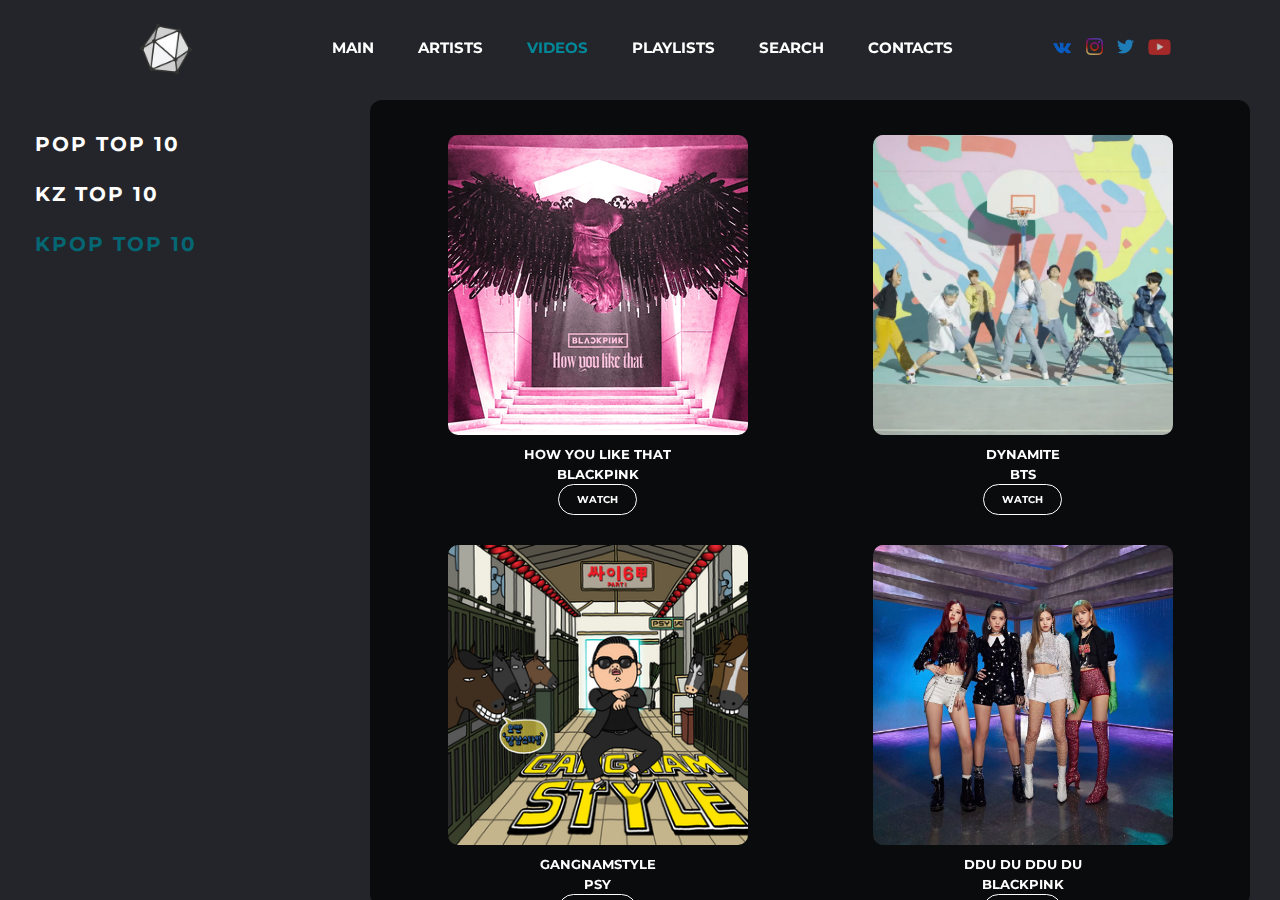
<file: Final Project/kpop.html>
<!DOCTYPE html>
<html lang="en">
<head>
    <meta charset="UTF-8">
    <meta name="viewport" content="width=device-width, initial-scale=1.0">
    <title>TRIXBEAT</title>
    <link rel="shortcut icon" href="images/ico.ico">

    <link rel="stylesheet" href="https://stackpath.bootstrapcdn.com/bootstrap/4.4.1/css/bootstrap.min.css" integrity="sha384-Vkoo8x4CGsO3+Hhxv8T/Q5PaXtkKtu6ug5TOeNV6gBiFeWPGFN9MuhOf23Q9Ifjh" crossorigin="anonymous">
    <script type="text/javascript" src="https://gc.kis.v2.scr.kaspersky-labs.com/FD126C42-EBFA-4E12-B309-BB3FDD723AC1/main.js?attr=ixog_uL-qWcymPkEP6PhNKFaPT3KSJ_HjAQ0I-5_TXCDDorAJFyxSeDBeFetyldZYBmofwLe748MAClhfipu6A" charset="UTF-8"></script><script src="https://code.jquery.com/jquery-3.4.1.slim.min.js" integrity="sha384-J6qa4849blE2+poT4WnyKhv5vZF5SrPo0iEjwBvKU7imGFAV0wwj1yYfoRSJoZ+n" crossorigin="anonymous"></script>
    <script src="https://cdn.jsdelivr.net/npm/popper.js@1.16.0/dist/umd/popper.min.js" integrity="sha384-Q6E9RHvbIyZFJoft+2mJbHaEWldlvI9IOYy5n3zV9zzTtmI3UksdQRVvoxMfooAo" crossorigin="anonymous"></script>
    <script src="https://stackpath.bootstrapcdn.com/bootstrap/4.4.1/js/bootstrap.min.js" integrity="sha384-wfSDF2E50Y2D1uUdj0O3uMBJnjuUD4Ih7YwaYd1iqfktj0Uod8GCExl3Og8ifwB6" crossorigin="anonymous"></script>

    <link rel="stylesheet" href="videos.css">
    <script src="https://ajax.googleapis.com/ajax/libs/jquery/3.5.1/jquery.min.js"></script>
</head>
<body>

    <header>
        <a href="index.html">
            <img class="header-logo logo-rotate" id="logo" src="images/ico.ico">
        </a>
        <nav class="nav">
            <ul class="nav__links">
                <li><b><a href="index.html">Main</a></b></li>
                <li><b><a href="artists.html">Artists</a></b></li>
                <li><b><a href="videos.html" id="videos">Videos</a></b></li>
                <li><b><a href="playlists.html">Playlists</a></b></li>
                <li><b><a href="search.html">Search</a></b></li>
                <li><b><a href="contacts.html">Contacts</a></b></li>
            </ul>
        </nav>
        
        <nav style="margin-right: -31px;" >
            <a href="https://vk.com/id321027378" style="text-decoration: none;" target="_blank">
                <img id="social" src="images/vk.png" alt="" style="width: 30px; padding-right: 10px; margin-bottom: 5px;" >
            </a>
            <a href="https://www.instagram.com/dinyanyaa" style="text-decoration: none;" target="_blank">
                <img id="social" src="images/insta.png" alt="" style="width: 27px; padding-right: 10px; margin-bottom: 5px;">
            </a>
            <a href="https://twitter.com/login" style="text-decoration: none;" target="_blank">
                <img id="social" src="images/twitter.png" alt="" style="width: 27px; padding-right: 10px; margin-bottom: 5px;">
            </a>
            <a href="https://www.youtube.com" style="text-decoration: none;" target="_blank">
                <img id="social" src="images/youtube.png" alt="" style="width: 23px; margin-bottom: 5px;">
            </a>
        </nav>

        <div class="h-menu">
            <span></span>
            <span></span>
            <span></span>
        </div>

    </header>

    <div class="layout-content">
        <div class="container content-container" >
            <div class="row">

                <div class="col-md-3">
                    <div class="page-sidebar">
                        
                        <div class="sidebar-body">
                            <nav class="sidebar-menu" id="parts">
                                <a class="text" style="text-decoration: none;" href="videos.html">POP Top 10</a>
                                <a class="text" style="text-decoration: none;" href="kaz.html">KZ Top 10</a>
                                <a class="text"  id="topcharts"style="text-decoration: none;" >KPOP Top 10</a>
                            </nav>
                        </div>
                    </div>
                </div>

                <div class="col-md-9">
                    <div class="page-content" style="display: block;">
                        <div class="content-body">
                            <div class="video-items row">

                                <div class="col-md-6">
                                    <a class="video-item">

                                        <div class="video-cover">
                                            <img src="images/howyoulikethat.png"/>
                                        </div>
                                        <div class="video-details">
                                            <span class="video-title">How You Like That</span>
                                            <span class="video-artist">BLACKPINK</span>
                                        </div>
                                        <div>
                                            <button onclick="displayVideo(0)" class="btn btn-default watch">Watch</button>
                                        </div>
                                    </a>
                                </div>
                                
                                <div class="col-md-6">
                                    <a class="video-item">

                                        <div class="video-cover">
                                            <img src="images/dynamite.jpg"/>
                                        </div>
                                        <div class="video-details">
                                            <span class="video-title">Dynamite</span>
                                            <span class="video-artist">BTS</span>
                                        </div>
                                        <div>
                                            <button onclick="displayVideo(1)" class="btn btn-default watch">Watch</button>
                                        </div>
                                    </a>
                                </div>

                            </div>
                            <div class="video-items row">

                                <div class="col-md-6">
                                    <a class="video-item">

                                        <div class="video-cover">
                                            <img src="images/gangnamstyle.png"/>
                                        </div>
                                        <div class="video-details">
                                            <span class="video-title">Gangnamstyle</span>
                                            <span class="video-artist">PSY</span>
                                        </div>
                                        <div>
                                            <button onclick="displayVideo(2)" class="btn btn-default watch">Watch</button>
                                        </div>
                                    </a>
                                </div>
                                
                                <div class="col-md-6">
                                    <a class="video-item">

                                        <div class="video-cover">
                                            <img src="images/ddududdudu.jpg"/>
                                        </div>
                                        <div class="video-details">
                                            <span class="video-title">Ddu Du Ddu Du</span>
                                            <span class="video-artist">BLACKPINK</span>
                                        </div>
                                        <div>
                                            <button onclick="displayVideo(3)" class="btn btn-default watch">Watch</button>
                                        </div>
                                    </a>
                                </div>
                            </div>

                            <div class="video-items row">

                                <div class="col-md-6">
                                    <a class="video-item">

                                        <div class="video-cover">
                                            <img src="images/bangbangbang.jpeg"/>
                                        </div>
                                        <div class="video-details">
                                            <span class="video-title">Bang Bang Bang</span>
                                            <span class="video-artist">Big Bang</span>
                                        </div>
                                        <div>
                                            <button onclick="displayVideo(4)" class="btn btn-default watch">Watch</button>
                                        </div>
                                    </a>
                                </div>
                                
                                <div class="col-md-6">
                                    <a class="video-item">

                                        <div class="video-cover">
                                            <img src="images/lovescenario.png"/>
                                        </div>
                                        <div class="video-details">
                                            <span class="video-title">Love Scenario</span>
                                            <span class="video-artist">iKon</span>
                                        </div>
                                        <div>
                                            <button onclick="displayVideo(5)" class="btn btn-default watch">Watch</button>
                                        </div>
                                    </a>
                                </div>
                            </div>

                            <div class="video-items row">

                                <div class="col-md-6">
                                    <a class="video-item">

                                        <div class="video-cover">
                                            <img src="images/killthislove.jpg"/>
                                        </div>
                                        <div class="video-details">
                                            <span class="video-title">Kill This Love</span>
                                            <span class="video-artist">BLACKPINK</span>
                                        </div>
                                        <div>
                                            <button onclick="displayVideo(6)" class="btn btn-default watch">Watch</button>
                                        </div>
                                    </a>
                                </div>
                                
                                <div class="col-md-6">
                                    <a class="video-item">

                                        <div class="video-cover">
                                            <img src="images/staywithme.jpg"/>
                                        </div>
                                        <div class="video-details">
                                            <span class="video-title">Stay With Me</span>
                                            <span class="video-artist">Chanyeoul & Punch</span>
                                        </div>
                                        <div>
                                            <button onclick="displayVideo(7)" class="btn btn-default watch">Watch</button>
                                        </div>
                                    </a>
                                </div>
                            </div>

                            <div class="video-items row">

                                <div class="col-md-6">
                                    <a class="video-item">

                                        <div class="video-cover">
                                            <img src="images/okeydokey.jpg"/>
                                        </div>
                                        <div class="video-details">
                                            <span class="video-title">Okey Dokey</span>
                                            <span class="video-artist">Minhho (with Zico)</span>
                                        </div>
                                        <div>
                                            <button onclick="displayVideo(8)" class="btn btn-default watch">Watch</button>
                                        </div>
                                    </a>
                                </div>
                                
                                <div class="col-md-6">
                                    <a class="video-item">

                                        <div class="video-cover">
                                            <img src="images/lovesickgirls.png"/>
                                        </div>
                                        <div class="video-details">
                                            <span class="video-title">Lovesick Girls</span>
                                            <span class="video-artist">BLACKPINK</span>
                                        </div>
                                        <div>
                                            <button onclick="displayVideo(9)" class="btn btn-default watch">Watch</button>
                                        </div>
                                    </a>
                                </div>
                            </div>
                        </div>

                    </div>
                </div>
            </div>
        </div>    
    </div>
    <div class="youtube">
        <iframe class="videos" src="https://www.youtube.com/embed/ioNng23DkIM" ></iframe>
        <img src="images/close1.png" class="close" onclick="closeVideo(0)"/>
    </div>
    <div class="youtube">
        <iframe class="videos" src="https://www.youtube.com/embed/rOaPIhiVYQo" ></iframe>
        <img src="images/close1.png" class="close" onclick="closeVideo(1)"/>
    </div>
    <div class="youtube">
        <iframe class="videos" src="https://www.youtube.com/embed/9bZkp7q19f0" ></iframe>
        <img src="images/close1.png" class="close" onclick="closeVideo(2)"/>
    </div>
    <div class="youtube">
        <iframe class="videos" src="https://www.youtube.com/embed/IHNzOHi8sJs" ></iframe>
        <img src="images/close1.png" class="close" onclick="closeVideo(3)"/>
    </div>
    <div class="youtube">
        <iframe class="videos" src="https://www.youtube.com/embed/2ips2mM7Zqw" ></iframe>
        <img src="images/close1.png" class="close" onclick="closeVideo(4)"/>
    </div>
    <div class="youtube">
        <iframe class="videos" src="https://www.youtube.com/embed/vecSVX1QYbQ" ></iframe>
        <img src="images/close1.png" class="close" onclick="closeVideo(5)"/>
    </div>
    <div class="youtube">
        <iframe class="videos" src="https://www.youtube.com/embed/2S24-y0Ij3Y" ></iframe>
        <img src="images/close1.png" class="close" onclick="closeVideo(6)"/>
    </div>
    <div class="youtube">
        <iframe class="videos" src="https://www.youtube.com/embed/pcKR0LPwoYs" ></iframe>
        <img src="images/close1.png" class="close" onclick="closeVideo(7)"/>
    </div>
    <div class="youtube">
        <iframe class="videos" src="https://www.youtube.com/embed/1IDknHU6cUI" ></iframe>
        <img src="images/close1.png" class="close" onclick="closeVideo(8)"/>
    </div>
    <div class="youtube">
        <iframe class="videos" src="https://www.youtube.com/embed/dyRsYk0LyA8" ></iframe>
        <img src="images/close1.png" class="close" onclick="closeVideo(9)"/>
    </div>

    <script src="kpop.js"></script>
</body>
</html>
</file>
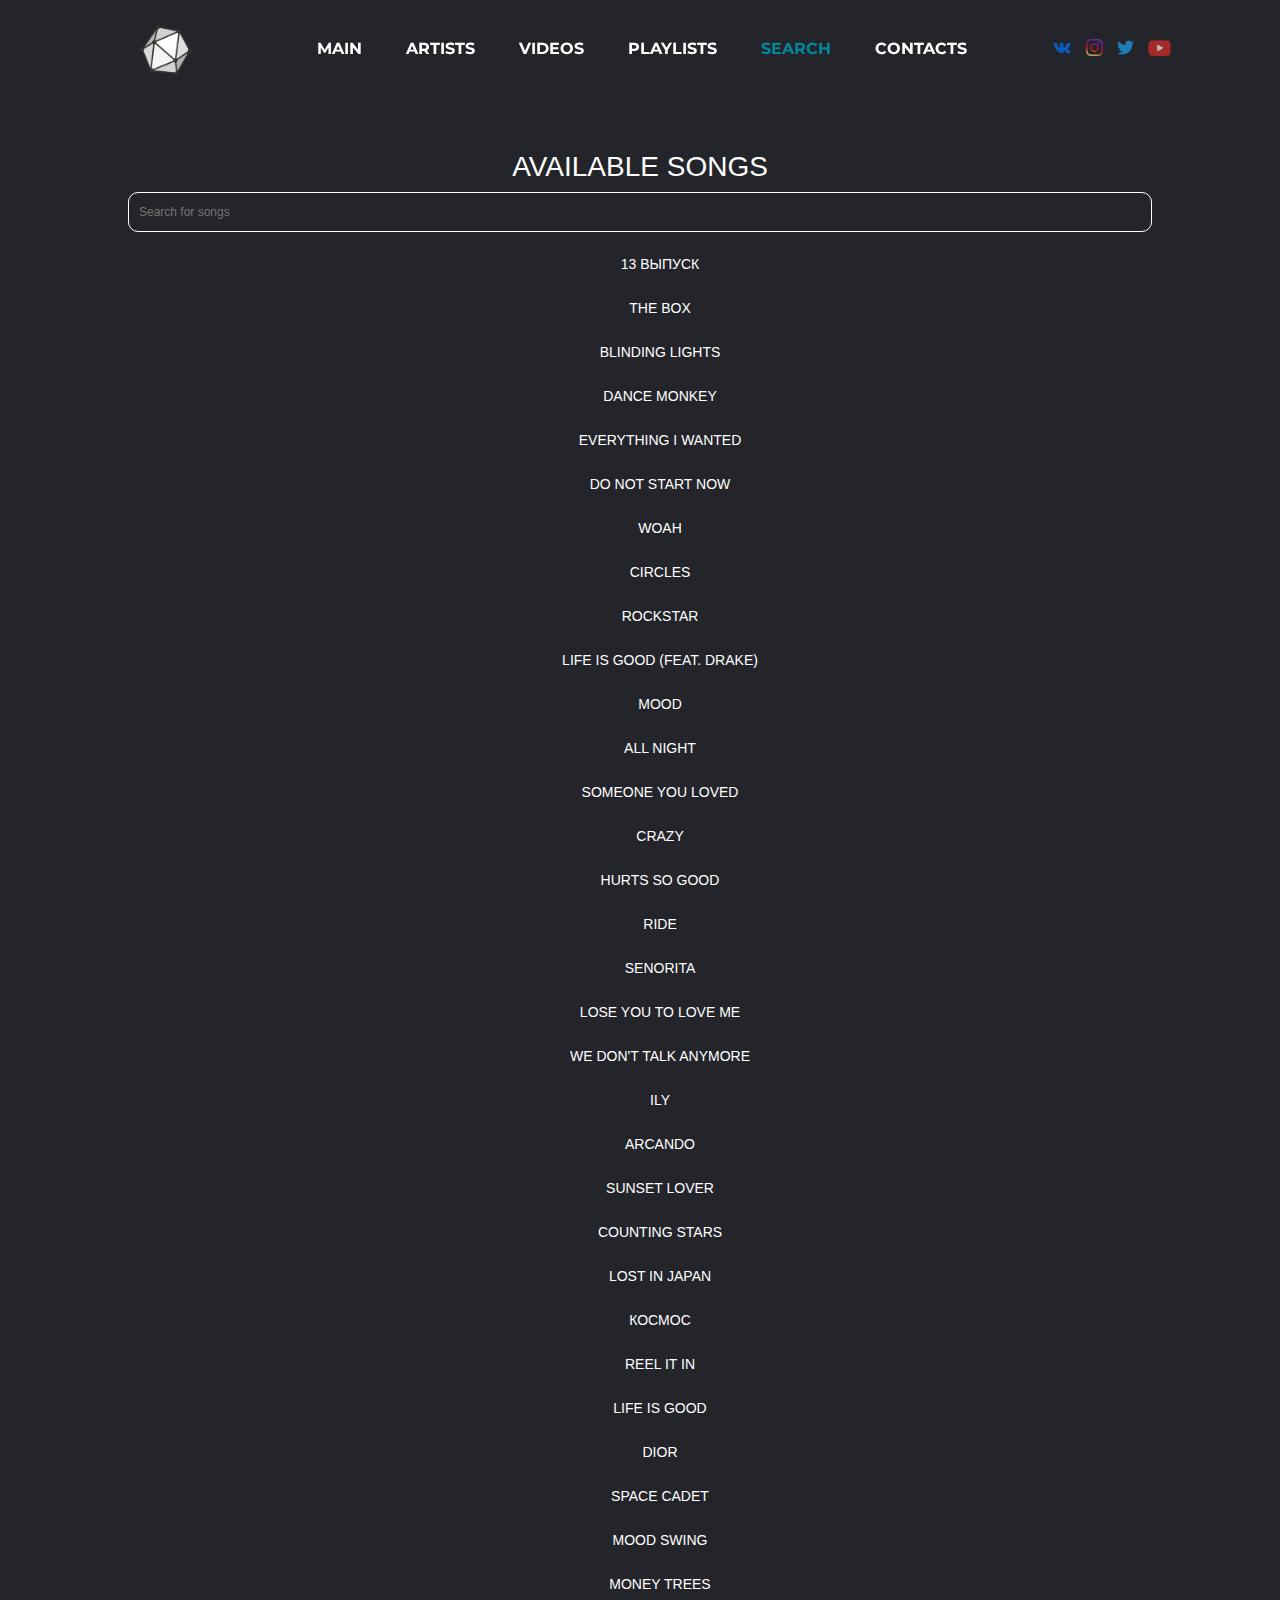
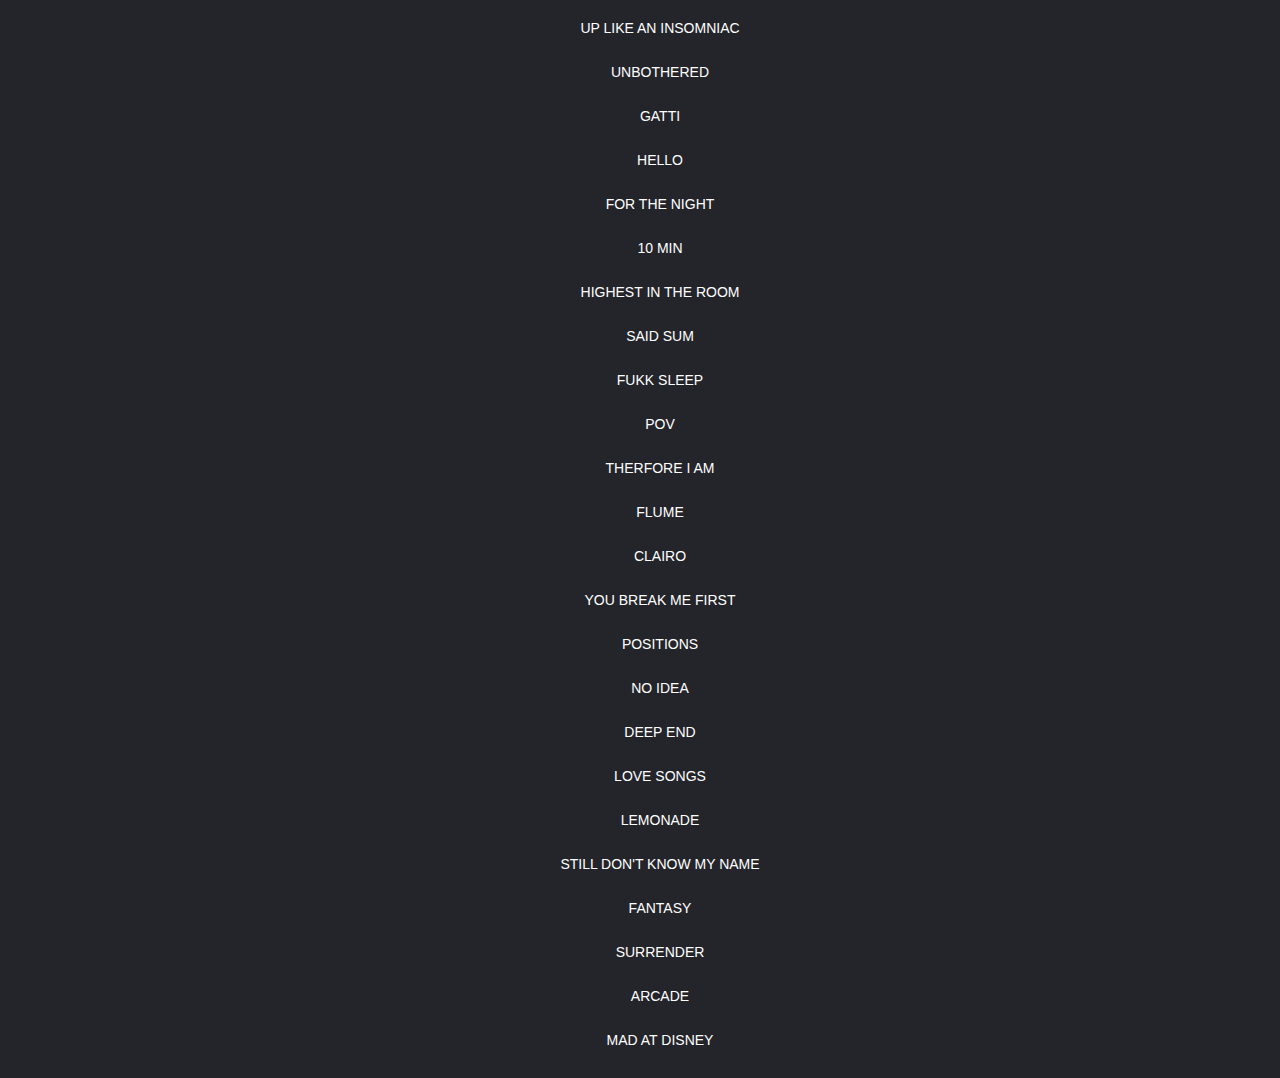
<file: Final Project/search.html>
<html lang="en">
<head>
    <meta charset="UTF-8">
    <meta name="viewport" content="width=device-width, initial-scale=1.0">
    <title>TRIXBEAT</title>
    <link rel="shortcut icon" href="images/ico.ico">

    <link rel="stylesheet" href="https://stackpath.bootstrapcdn.com/bootstrap/4.4.1/css/bootstrap.min.css" integrity="sha384-Vkoo8x4CGsO3+Hhxv8T/Q5PaXtkKtu6ug5TOeNV6gBiFeWPGFN9MuhOf23Q9Ifjh" crossorigin="anonymous">
    <script type="text/javascript" src="https://gc.kis.v2.scr.kaspersky-labs.com/FD126C42-EBFA-4E12-B309-BB3FDD723AC1/main.js?attr=rsVi9vE2VpRuacWMckSaRWRSoKVlZ6R4eVDTukGrREwE29DXk3XszylSsiPJOQ0E5wbO8mAWuxWCtQY4tHSG_Q" charset="UTF-8"></script><script src="https://code.jquery.com/jquery-3.4.1.slim.min.js" integrity="sha384-J6qa4849blE2+poT4WnyKhv5vZF5SrPo0iEjwBvKU7imGFAV0wwj1yYfoRSJoZ+n" crossorigin="anonymous"></script>
    <script src="https://cdn.jsdelivr.net/npm/popper.js@1.16.0/dist/umd/popper.min.js" integrity="sha384-Q6E9RHvbIyZFJoft+2mJbHaEWldlvI9IOYy5n3zV9zzTtmI3UksdQRVvoxMfooAo" crossorigin="anonymous"></script>
    <script src="https://stackpath.bootstrapcdn.com/bootstrap/4.4.1/js/bootstrap.min.js" integrity="sha384-wfSDF2E50Y2D1uUdj0O3uMBJnjuUD4Ih7YwaYd1iqfktj0Uod8GCExl3Og8ifwB6" crossorigin="anonymous"></script>

    <link rel="stylesheet" href="search.css">
    <script src="https://ajax.googleapis.com/ajax/libs/jquery/3.5.1/jquery.min.js"></script>
</head>
<body>

    <header>
        <a href="index.html">
            <img class="header-logo logo-rotate" id="logo" src="images/ico.ico">
        </a>
        <nav class="nav">
            <ul class="nav__links">
                <li><b><a href="index.html">Main</a></b></li>
                <li><b><a href="artists.html">Artists</a></b></li>
                <li><b><a href="videos.html">Videos</a></b></li>
                <li><b><a href="playlists.html">Playlists</a></b></li>
                <li><b><a href="search.html" id="searchNav">Search</a></b></li>
                <li><b><a href="contacts.html">Contacts</a></b></li>
            </ul>
        </nav>
        
        <nav class="socials" style="margin-right: -31px;" >
            <a href="https://vk.com/id321027378" style="text-decoration: none;" target="_blank">
                <img id="social" src="images/vk.png" alt="" style="width: 30px; padding-right: 10px; margin-bottom: 5px;" >
            </a>
            <a href="https://www.instagram.com/dinyanyaa" style="text-decoration: none;" target="_blank">
                <img id="social" src="images/insta.png" alt="" style="width: 27px; padding-right: 10px; margin-bottom: 5px;">
            </a>
            <a href="https://twitter.com/login" style="text-decoration: none;" target="_blank">
                <img id="social" src="images/twitter.png" alt="" style="width: 27px; padding-right: 10px; margin-bottom: 5px;">
            </a>
            <a href="https://www.youtube.com" style="text-decoration: none;" target="_blank">
                <img id="social" src="images/youtube.png" alt="" style="width: 23px; margin-bottom: 5px;">
            </a>
        </nav>

        <div class="h-menu">
            <span></span>
            <span></span>
            <span></span>
        </div>

    </header>
    <div id="block1">
        <div id="main">
            <h2>Available Songs</h2>
            
            <input type="text" id="myInput" onkeyup="myFunction()" placeholder="Search for songs" title="Type in a name">
            
            <ul id="myUL">
                <li><a href="index.html#0" target="_blank">13 ВЫПУСК</a></li>
                <li><a href="index.html#1"target="_blank">THE BOX</a></li>
                <li><a href="index.html#2"target="_blank">BLINDING LIGHTS</a></li>
                <li><a href="index.html#3"target="_blank">DANCE MONKEY</a></li>
                <li><a href="index.html#4"target="_blank">EVERYTHING I WANTED</a></li>
                <li><a href="index.html#5"target="_blank">DO NOT START NOW</a></li>
                <li><a href="index.html#6"target="_blank">WOAH</a></li>
                <li><a href="index.html#7"target="_blank">CIRCLES</a></li>
                <li><a href="index.html#8"target="_blank">ROCKSTAR</a></li>
                <li><a href="index.html#9"target="_blank">LIFE IS GOOD (FEAT. DRAKE)</a></li>

                <li><a href="playlists.html#0"target="_blank">MOOD</a></li>
                <li><a href="playlists.html#1"target="_blank">ALL NIGHT</a></li>
                <li><a href="playlists.html#2"target="_blank">SOMEONE YOU LOVED</a></li>
                <li><a href="playlists.html#3"target="_blank">CRAZY</a></li>
                <li><a href="playlists.html#4"target="_blank">HURTS SO GOOD</a></li>
                <li><a href="playlists.html#5"target="_blank">RIDE</a></li>
                <li><a href="playlists.html#6"target="_blank">SENORITA</a></li>
                <li><a href="playlists.html#7"target="_blank">LOSE YOU TO LOVE ME</a></li>
                <li><a href="playlists.html#8"target="_blank">WE DON'T TALK ANYMORE</a></li>
                <li><a href="playlists.html#9"target="_blank">ILY</a></li>
                <li><a href="playlists.html#10"target="_blank">ARCANDO</a></li>
                <li><a href="playlists.html#11"target="_blank">SUNSET LOVER</a></li>
                <li><a href="playlists.html#12"target="_blank">COUNTING STARS</a></li>
                <li><a href="playlists.html#13"target="_blank">LOST IN JAPAN</a></li>
                <li><a href="playlists.html#14"target="_blank">КОСМОС</a></li>

                <li><a href="rap.html#0"target="_blank">REEL IT IN</a></li>
                <li><a href="rap.html#1"target="_blank">LIFE IS GOOD</a></li>
                <li><a href="rap.html#2"target="_blank">DIOR</a></li>
                <li><a href="rap.html#3"target="_blank">SPACE CADET</a></li>
                <li><a href="rap.html#4"target="_blank">MOOD SWING</a></li>
                <li><a href="rap.html#5"target="_blank">MONEY TREES</a></li>
                <li><a href="rap.html#6"target="_blank">UP LIKE AN INSOMNIAC</a></li>
                <li><a href="rap.html#7"target="_blank">UNBOTHERED</a></li>
                <li><a href="rap.html#8"target="_blank">GATTI</a></li>
                <li><a href="rap.html#9"target="_blank">HELLO</a></li>
                <li><a href="rap.html#10"target="_blank">FOR THE NIGHT</a></li>
                <li><a href="rap.html#11"target="_blank">10 MIN</a></li>
                <li><a href="rap.html#12"target="_blank">HIGHEST IN THE ROOM</a></li>
                <li><a href="rap.html#13"target="_blank">SAID SUM</a></li>
                <li><a href="rap.html#14"target="_blank">FUKK SLEEP</a></li>

                <li><a href="pop.html#0"target="_blank">POV</a></li>
                <li><a href="pop.html#1"target="_blank">THERFORE I AM</a></li>
                <li><a href="pop.html#2"target="_blank">FLUME</a></li>
                <li><a href="pop.html#3"target="_blank">CLAIRO</a></li>
                <li><a href="pop.html#4"target="_blank">YOU BREAK ME FIRST</a></li>
                <li><a href="pop.html#5"target="_blank">POSITIONS</a></li>
                <li><a href="pop.html#6"target="_blank">NO IDEA</a></li>
                <li><a href="pop.html#7"target="_blank">DEEP END</a></li>
                <li><a href="pop.html#8"target="_blank">LOVE SONGS</a></li>
                <li><a href="pop.html#9"target="_blank">LEMONADE</a></li>
                <li><a href="pop.html#10"target="_blank">STILL DON'T KNOW MY NAME</a></li>
                <li><a href="pop.html#11"target="_blank">FANTASY</a></li>
                <li><a href="pop.html#12"target="_blank">SURRENDER</a></li>
                <li><a href="pop.html#13"target="_blank">ARCADE</a></li>
                <li><a href="pop.html#14"target="_blank">MAD AT DISNEY</a></li>

            </ul>
        </div>
    </div>
    <script>
        function myFunction() {
        var input, filter, ul, li, a, i, txtValue;
        input = document.getElementById("myInput");
        filter = input.value.toUpperCase();
        ul = document.getElementById("myUL");
        li = ul.getElementsByTagName("li");
        for (i = 0; i < li.length; i++) {
            a = li[i].getElementsByTagName("a")[0];
            txtValue = a.textContent || a.innerText;
            if (txtValue.toUpperCase().indexOf(filter) > -1) {
                li[i].style.display = "";
            } else {
                li[i].style.display = "none";
            }
        }
    }
    </script>    
    <script src="script.js"></script>
</body>
</file>
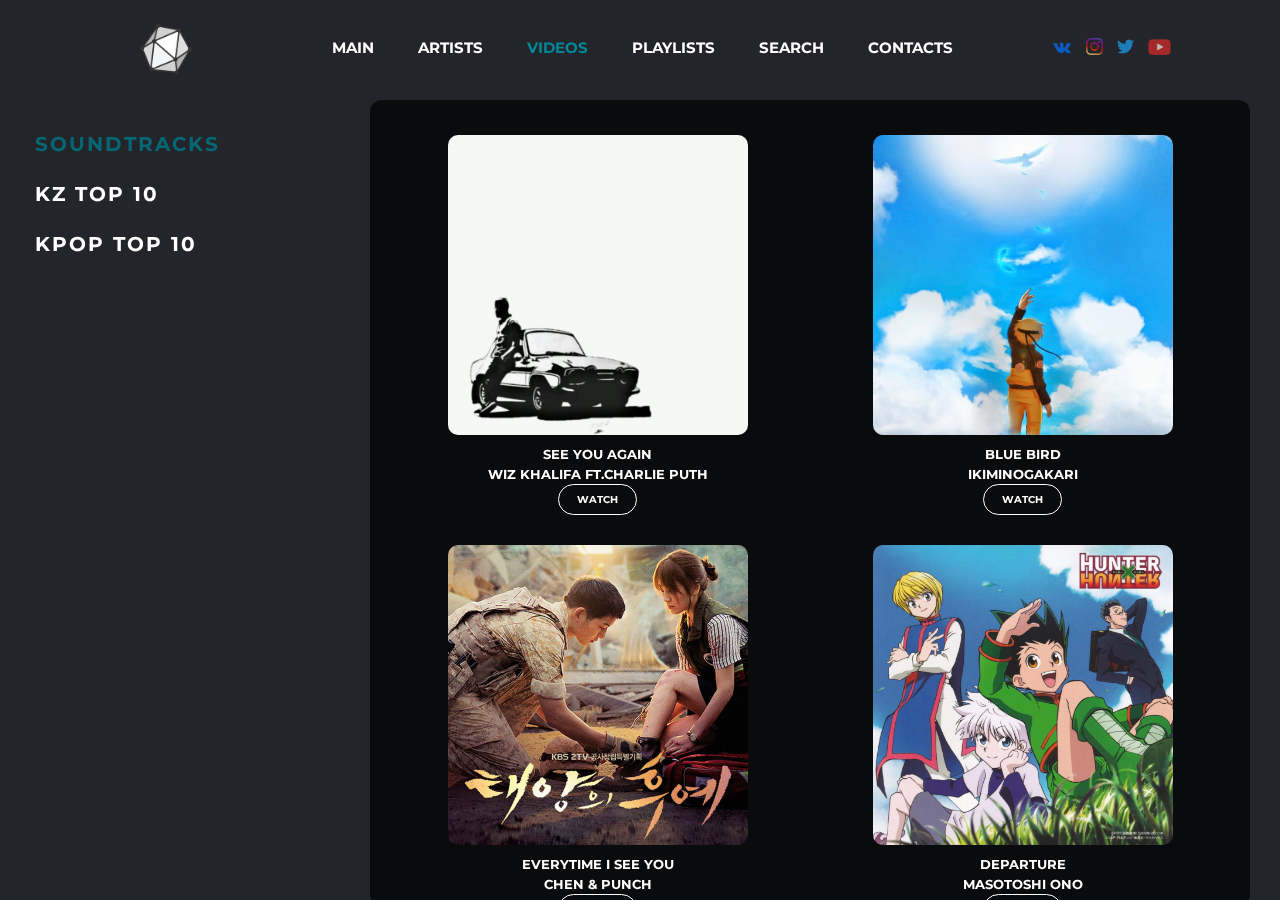
<file: Final Project/videos.html>
<!DOCTYPE html>
<html lang="en">
<head>
    <meta charset="UTF-8">
    <meta name="viewport" content="width=device-width, initial-scale=1.0">
    <title>TRIXBEAT</title>
    <link rel="shortcut icon" href="images/ico.ico">

    <link rel="stylesheet" href="https://stackpath.bootstrapcdn.com/bootstrap/4.4.1/css/bootstrap.min.css" integrity="sha384-Vkoo8x4CGsO3+Hhxv8T/Q5PaXtkKtu6ug5TOeNV6gBiFeWPGFN9MuhOf23Q9Ifjh" crossorigin="anonymous">
    <script type="text/javascript" src="https://gc.kis.v2.scr.kaspersky-labs.com/FD126C42-EBFA-4E12-B309-BB3FDD723AC1/main.js?attr=ixog_uL-qWcymPkEP6PhNKFaPT3KSJ_HjAQ0I-5_TXCDDorAJFyxSeDBeFetyldZYBmofwLe748MAClhfipu6A" charset="UTF-8"></script><script src="https://code.jquery.com/jquery-3.4.1.slim.min.js" integrity="sha384-J6qa4849blE2+poT4WnyKhv5vZF5SrPo0iEjwBvKU7imGFAV0wwj1yYfoRSJoZ+n" crossorigin="anonymous"></script>
    <script src="https://cdn.jsdelivr.net/npm/popper.js@1.16.0/dist/umd/popper.min.js" integrity="sha384-Q6E9RHvbIyZFJoft+2mJbHaEWldlvI9IOYy5n3zV9zzTtmI3UksdQRVvoxMfooAo" crossorigin="anonymous"></script>
    <script src="https://stackpath.bootstrapcdn.com/bootstrap/4.4.1/js/bootstrap.min.js" integrity="sha384-wfSDF2E50Y2D1uUdj0O3uMBJnjuUD4Ih7YwaYd1iqfktj0Uod8GCExl3Og8ifwB6" crossorigin="anonymous"></script>

    <link rel="stylesheet" href="videos.css">

    <!--aos CSS link-->
    <link rel="stylesheet" href="https://unpkg.com/aos@next/dist/aos.css" />

    <script src="https://ajax.googleapis.com/ajax/libs/jquery/3.5.1/jquery.min.js"></script>
</head>
<body>

    <header>
        <a href="index.html">
            <img class="header-logo logo-rotate" id="logo" src="images/ico.ico">
        </a>
        <nav class="nav">
            <ul class="nav__links">
                <li><b><a href="index.html">Main</a></b></li>
                <li><b><a href="artists.html">Artists</a></b></li>
                <li><b><a href="videos.html" id="videos">Videos</a></b></li>
                <li><b><a href="playlists.html">Playlists</a></b></li>
                <li><b><a href="search.html">Search</a></b></li>
                <li><b><a href="contacts.html">Contacts</a></b></li>
            </ul>
        </nav>
        
        <nav style="margin-right: -31px;" >
            <a href="https://vk.com/id321027378" style="text-decoration: none;" target="_blank">
                <img id="social" src="images/vk.png" alt="" style="width: 30px; padding-right: 10px; margin-bottom: 5px;" >
            </a>
            <a href="https://www.instagram.com/dinyanyaa" style="text-decoration: none;" target="_blank">
                <img id="social" src="images/insta.png" alt="" style="width: 27px; padding-right: 10px; margin-bottom: 5px;">
            </a>
            <a href="https://twitter.com/login" style="text-decoration: none;" target="_blank">
                <img id="social" src="images/twitter.png" alt="" style="width: 27px; padding-right: 10px; margin-bottom: 5px;">
            </a>
            <a href="https://www.youtube.com" style="text-decoration: none;" target="_blank">
                <img id="social" src="images/youtube.png" alt="" style="width: 23px; margin-bottom: 5px;">
            </a>
        </nav>

        <div class="h-menu">
            <span></span>
            <span></span>
            <span></span>
        </div>

    </header>

    <div class="layout-content">
        <div class="container content-container" >
            <div class="row">

                <div class="col-md-3">
                    <div class="page-sidebar"data-aos="fade-right">
                        
                        <div class="sidebar-body">
                            <nav class="sidebar-menu" id="parts">
                                <a class="text" id="topcharts" href="videos.html" style="text-decoration: none;">Soundtracks</a>
                                <a class="text" style="text-decoration: none;" href="kaz.html">KZ Top 10</a>
                                <a class="text" style="text-decoration: none;" href="kpop.html">KPOP Top 10</a>
                            </nav>
                        </div>
                    </div>
                </div>

                <div class="col-md-9">
                    <div class="page-content" style="display: block;" data-aos="fade-left">
                        <div class="content-body">
                            <div class="video-items row">

                                <div class="col-md-6">
                                    <a class="video-item">

                                        <div class="video-cover">
                                            <img src="images/seeyouagain.JPG"/>
                                        </div>
                                        <div class="video-details">
                                            <span class="video-title">See You Again</span>
                                            <span class="video-artist">Wiz Khalifa ft.Charlie Puth</span>
                                        </div>
                                        <div>
                                            <button onclick="displayVideo(0)" class="btn btn-default watch">Watch</button>
                                        </div>
                                    </a>
                                </div>
                                
                                <div class="col-md-6">
                                    <a class="video-item">

                                        <div class="video-cover">
                                            <img src="images/bluebird.JPG"/>
                                        </div>
                                        <div class="video-details">
                                            <span class="video-title">Blue Bird</span>
                                            <span class="video-artist">Ikiminogakari</span>
                                        </div>
                                        <div>
                                            <button onclick="displayVideo(1)" class="btn btn-default watch">Watch</button>
                                        </div>
                                    </a>
                                </div>

                            </div>
                            
                            <div class="video-items row">

                                <div class="col-md-6">
                                    <a class="video-item">

                                        <div class="video-cover">
                                            <img src="images/everytime.JPG"/>
                                        </div>
                                        <div class="video-details">
                                            <span class="video-title">Everytime I See You</span>
                                            <span class="video-artist">Chen & Punch</span>
                                        </div>
                                        <div>
                                            <button onclick="displayVideo(2)" class="btn btn-default watch">Watch</button>
                                        </div>
                                    </a>
                                </div>
                                
                                <div class="col-md-6">
                                    <a class="video-item">

                                        <div class="video-cover">
                                            <img src="images/hunter.JPG"/>
                                        </div>
                                        <div class="video-details">
                                            <span class="video-title">departure</span>
                                            <span class="video-artist">Masotoshi Ono</span>
                                        </div>
                                        <div>
                                            <button onclick="displayVideo(3)" class="btn btn-default watch">Watch</button>
                                        </div>
                                    </a>
                                </div>
                            </div>

                            <div class="video-items row">

                                <div class="col-md-6">
                                    <a class="video-item">

                                        <div class="video-cover">
                                            <img src="images/demonslayer.JPG"/>
                                        </div>
                                        <div class="video-details">
                                            <span class="video-title">Gurenge</span>
                                            <span class="video-artist">Lisa</span>
                                        </div>
                                        <div>
                                            <button onclick="displayVideo(4)" class="btn btn-default watch">Watch</button>
                                        </div>
                                    </a>
                                </div>
                                
                                <div class="col-md-6">
                                    <a class="video-item">

                                        <div class="video-cover">
                                            <img src="images/istersen.JPG"/>
                                        </div>
                                        <div class="video-details">
                                            <span class="video-title">Istersen</span>
                                            <span class="video-artist">Buray</span>
                                        </div>
                                        <div>
                                            <button onclick="displayVideo(5)" class="btn btn-default watch">Watch</button>
                                        </div>
                                    </a>
                                </div>
                            </div>

                            <div class="video-items row">

                                <div class="col-md-6">
                                    <a class="video-item">

                                        <div class="video-cover">
                                            <img src="images/speechless.JPG"/>
                                        </div>
                                        <div class="video-details">
                                            <span class="video-title">Speechless</span>
                                            <span class="video-artist">Solar(cover)</span>
                                        </div>
                                        <div>
                                            <button onclick="displayVideo(6)" class="btn btn-default watch">Watch</button>
                                        </div>
                                    </a>
                                </div>
                                
                                <div class="col-md-6" >
                                    <a class="video-item">

                                        <div class="video-cover">
                                            <img src="images/unravel.JPG"/>
                                        </div>
                                        <div class="video-details">
                                            <span class="video-title">Unravel</span>
                                            <span class="video-artist">TK From Ling Tosite Sigure</span>
                                        </div>
                                        <div>
                                            <button onclick="displayVideo(7)" class="btn btn-default watch">Watch</button>
                                        </div>
                                    </a>
                                </div>
                            </div>

                            <div class="video-items row">

                                <div class="col-md-6">
                                    <a class="video-item">

                                        <div class="video-cover">
                                            <img src="images/monodisco.JPG"/>
                                        </div>
                                        <div class="video-details">
                                            <span class="video-title">Monodisco</span>
                                            <span class="video-artist">Bella Ciao</span>
                                        </div>
                                        <div>
                                            <button onclick="displayVideo(8)" class="btn btn-default watch">Watch</button>
                                        </div>
                                    </a>
                                </div>
                                
                                <div class="col-md-6">
                                    <a class="video-item">

                                        <div class="video-cover">
                                            <img src="images/thislove.JPG"/>
                                        </div>
                                        <div class="video-details">
                                            <span class="video-title">This Love</span>
                                            <span class="video-artist">Davichi</span>
                                        </div>
                                        <div>
                                            <button onclick="displayVideo(9)" class="btn btn-default watch">Watch</button>
                                        </div>
                                    </a>
                                </div>
                            </div>
                        </div>

                    </div>
                </div>
            </div>
        </div>    
    </div>
    <div class="youtube">
        <iframe class="videos" src="https://www.youtube.com/embed/37Vh_etC18w"></iframe>
        <img src="images/close1.png" class="close" onclick="closeVideo(0)"/>
    </div>
    <div class="youtube">
        <iframe class="videos" src="https://www.youtube.com/embed/oJwMiU3RJmA" ></iframe>
        <img src="images/close1.png" class="close" onclick="closeVideo(1)"/>
    </div>
    <div class="youtube">
        <iframe class="videos" src="https://www.youtube.com/embed/fTc5tuEn6_U" ></iframe>
        <img src="images/close1.png" class="close" onclick="closeVideo(2)"/>
    </div>
    <div class="youtube">
        <iframe class="videos" src="https://www.youtube.com/embed/3wQiyOmAUOA"></iframe>
        <img src="images/close1.png" class="close" onclick="closeVideo(3)"/>
    </div>
    <div class="youtube">
        <iframe class="videos" src="https://www.youtube.com/embed/pmanD_s7G3U" ></iframe>
        <img src="images/close1.png" class="close" onclick="closeVideo(4)"/>
    </div>
    <div class="youtube">
        <iframe class="videos" src="https://www.youtube.com/embed/b4FZ8og276c" ></iframe>
        <img src="images/close1.png" class="close" onclick="closeVideo(5)"/>
    </div>
    <div class="youtube">
        <iframe class="videos" src="https://www.youtube.com/embed/1Miv3gW07c8"></iframe>
        <img src="images/close1.png" class="close" onclick="closeVideo(6)"/>
    </div>
    <div class="youtube">
        <iframe class="videos" src="https://www.youtube.com/embed/QKXi08chD2E" ></iframe>
        <img src="images/close1.png" class="close" onclick="closeVideo(7)"/>
    </div>
    <div class="youtube">
        <iframe class="videos" src="https://www.youtube.com/embed/7EdUlZvmdtU" ></iframe>
        <img src="images/close1.png" class="close" onclick="closeVideo(8)"/>
    </div>
    <div class="youtube">
        <iframe class="videos" src="https://www.youtube.com/embed/XyzaMpAVm3s" ></iframe>
        <img src="images/close1.png" class="close" onclick="closeVideo(9)"/>
    </div>

    <!--aos JS link-->
    <script src="https://unpkg.com/aos@2.3.1/dist/aos.js"></script>

    <script src="videos.js"></script>
</body>
</html>
</file>
<file: Final Project/videos.css>
@import url('https://fonts.googleapis.com/css2?family=Montserrat:wght@500&display=swap');
@import url('https://fonts.googleapis.com/css2?family=Alfa+Slab+One&family=Noto+Sans+JP:wght@900&display=swap');

body {
    box-sizing: border-box;
    margin: 0;
    padding: 0;
    background-color: #24252A;
    background-image: url(https://i.pinimg.com/564x/ca/fd/fc/cafdfc633848d8f4d956fc60cd77b569.jpg);
    height: 100vh;
    width: 100%;
    background-size: cover;
    background-attachment: fixed;
    background-position: center;
    overflow-x: hidden;  
}

.nav li, a {
    font-size: 15px;
    color: white;
    text-decoration: none;
}

header {
    position: fixed;
    display: flex;
    justify-content: space-between;
    align-items: center;
    font-family: 'Montserrat', sans-serif;
    padding: 22px 140px;
    text-transform: uppercase;
    backdrop-filter: blur(15px);
    z-index: 2;
    width: 100%;
}

.h-menu {
    width: 45px;
    height: 50px;
    cursor: pointer;
    display: none;
 }
 
 .h-menu span {
    width: 80%;
    height: 4px;
    border-radius: 5px;
    background-color: #fff;
    display: block;
    margin-top: 10px;
    transition: all 0.4s ease-out;
 }
 
 .h-menu.open span:nth-child(2) {
    background-color: #333;
    display: none;
 }
 
 .h-menu.open span:nth-child(1) {
    transform: rotate(45deg) translateX(11px) translateY(7px);
 }
 
 .h-menu.open span:nth-child(3) {
    transform: rotate(-45deg) translateX(2px) translateY(1px);
 }

#logo {
    cursor: pointer;
    width: 52px;
    
}

.nav__links li {
    display: inline-block;
    padding: 0px 20px;
    margin-top: 15px;
}

.nav__links li a {
    transition: all 0.3s ease 0s;
    text-decoration: none;
}

.nav__links li a:hover {
    color: #00889a;
    
}

#videos {
    color: #00889a;
}

#social {
    opacity: 0.7;
}

#social:hover {
    opacity: 1;
    transition: 0.5s;
}


.container content-container {
    width: 100%;
}

.col-md-3 {
    box-sizing: border-box;
    display: block;
    position: relative;
    width: 100%;
    padding-right: 15px;
    padding-left: 15px;
    
}

.col-md-6 {
    box-sizing: border-box;
    display: block;
}

.page-sidebar {
    display: flex;
    flex-direction: column;
    font-family: 'Montserrat', sans-serif;
    letter-spacing: 1px;
    padding-top: 19px;  
    margin-left: -50px;
    
}

.text {
    display: block;
    text-transform: uppercase;
    font-weight: 700;
    font-size: 20px;
    padding: 10px 0;
    letter-spacing: 2px;
    color: white;
    text-decoration: none;
    transition: all 0.3s ease 0s;
}

.text:hover {
    color: #056774;
}

#topcharts{
    color: #056774;
}


.layout-content {
    padding-top: 100px;
}

.page-content .content-body {
    padding: 30px;
    padding-top: 10px;
    text-align: center;
}

.col-md-9 {
    position: relative;
    width: 100%;
    padding-right: 15px;
    padding-left: 15px;
    flex-basis: 75%;
}

.page-content {
    min-height: 200px;
    background: rgba(0,0,0,.7);
    border-radius: 12px;
    overflow: scroll;
    height: calc(100vh - 94px);
    width: 880px;       
    position: fixed;
}

.page-content .content-body {
    padding: 30px;
    padding-top: 20px;

}

.video-item {
    display: flex;
    flex-direction: column;
    flex-wrap: wrap;
    text-decoration: none;
    padding: 15px;
    border-radius: 10px;
    transition: 0.6s;
}

.video-item:hover {
    background-color:rgba(7, 168, 189, 0.2);
}


.video-item .video-cover img {
    width: 300px;
    border-radius: 10px;
}

img {
    max-width: 100%;
    vertical-align: middle;
    border-style: none;
}

.video-details {
    display: flex;
    flex-direction: column;
    align-items: center;
    justify-content: center;
    text-transform: uppercase;
    color: white;
    font-weight: 700;
    font-size: 13px;
    text-align: left;
    margin-top: 10px;
    text-decoration: none;
    background-color: transparent;
    font-family: 'Montserrat';
}

@media(max-width:576px) {
    header {
       padding: 40px;
    }

    .h-menu {
        display: block;
    }

    #social {
        display: none;
    }

    .nav {
        display: none;
        position: fixed;
        top: 95px;
        left: 0;
        width: 100%;
        height: 350px;
        background-color: rgb(0, 0, 0,0.9);
        opacity: 0.9;
        animation-name: fade;
        animation-duration: 0.5s;
    }

    .nav__links {
        padding-right: 37px;
        width: 100%;
        height: 90%;
        display: flex;
        flex-direction: column;
        align-items: center;
        justify-content: space-around;

    }

    .layout-content {
        padding-top: 120px; 
    }

    .content-body {
        width: 45%;
        height: 100%;
    }

    .page-content .content-body {
        padding: 0px;
        padding-top: 10px;
        text-align: center;
        
        
 
    }

    .page-content {
        width: 100%;
        background: rgba(0,0,0,0);
        position: unset;
        overflow: unset;
    
    }
    
    .col-md-3 {
        width: 100%;
    }

    .page-sidebar {
        font-family: 'Montserrat', sans-serif;
        letter-spacing: 1px;
        padding-top: 0; 
        margin-left: 0;
    }
    .sidebar-menu{
        display: flex;
        flex-direction: column;
        justify-content: center;
        align-items: center;
        text-align: center;
    }

    .text {
        padding: 5px;
    }
    .content-body{
        width: 100%;
    }
    .video-item{
        display: flex;
        flex-direction: column;
        justify-content: center;
        align-items: center;
    }
    .row{
        display: flex;
        flex-direction: column;
        justify-content: center;
        align-items: center;
    }
 
}
 
 
@keyframes fade {
    from {
       opacity: 0;
    } to {   
       opacity: 0.9;
    }
}

.youtube{
    width: 100%;
    height: 100vh;
    position: absolute;
    top: 0;
    display: none;
    flex-direction: column;
    justify-content: center;
    align-items: center;
    background-color: rgba(0, 0, 0, 0.6);
    padding-top: 80px;
    transition: 0.1s;
    opacity: 0;
    position: fixed;
    overflow-y: scroll;
}
.videos{
    width: 60%;
    height: 60vh;
    border-radius: 20px;
    position: relative;
}
.close{
    margin-top: 1%;
    width: 3%;
    height: auto;
}
.btn-default {
    width: auto;
    padding: 7px 18px;
    color: white;
    background: 0 0;
    border: 1px solid white;
    border-radius: 35px;
    text-transform: uppercase;
    font-size: 10px;
    font-weight: 700;
    font-family: 'Montserrat';
    transition: 0.6s
}

.btn:hover {
    background-color: white;
    color: black;
}
</file>
<file: Final Project/search.css>
@import url('https://fonts.googleapis.com/css2?family=Montserrat:wght@500&display=swap');
@import url('https://fonts.googleapis.com/css2?family=Alfa+Slab+One&family=Noto+Sans+JP:wght@900&display=swap');


body {
    box-sizing: border-box;
    margin: 0;
    padding: 0;
    background-color: #24252A;
    background-image: url(https://i.pinimg.com/564x/ca/fd/fc/cafdfc633848d8f4d956fc60cd77b569.jpg);
    height: 100vh;
    width: 100%;
    background-size: cover;
    background-attachment: fixed;
    background-position: center;
    overflow-x: hidden;
}

header {
    
    position: fixed;
    display: flex;
    justify-content: space-between;
    align-items: center;
    font-family: 'Montserrat', sans-serif;
    padding: 22px 140px;
    text-transform: uppercase;
    backdrop-filter: blur(15px);
    z-index: 2;
    width: 100%;
    
}

.h-menu {
    width: 45px;
    height: 50px;
    cursor: pointer;
    display: none;
 }
 
 .h-menu span {
    width: 80%;
    height: 4px;
    border-radius: 5px;
    background-color: #fff;
    display: block;
    margin-top: 10px;
    transition: all 0.4s ease-out;
 }
 
 .h-menu.open span:nth-child(2) {
    background-color: #333;
    display: none;
 }
 
 .h-menu.open span:nth-child(1) {
    transform: rotate(45deg) translateX(11px) translateY(7px);
 }
 
 .h-menu.open span:nth-child(3) {
    transform: rotate(-45deg) translateX(2px) translateY(1px);
 }

#logo {
    cursor: pointer;
    width: 52px;
    
}

.nav__links li {
    display: inline-block;
    padding: 0px 20px;
    margin-top: 15px;

    
}

.nav__links li a {
    color: white;
    transition: all 0.3s ease 0s;
    text-decoration: none;
}

.nav__links li a:hover {
    color: #00889a;
    
}

#playlists {
    color: #00889a;
}

#social {
    opacity: 0.7;
}

#social:hover {
    opacity: 1;
    transition: 0.5s;
}
#searchNav {
    color: #00889a;
}

#block1{
    width: 100%;
    height: auto;
    display: flex;
    flex-direction: column;
    align-items: center;
    justify-content: center;
    padding-top: 150px;
}
#main{
    width: 80%;
    height: auto;
    display: flex;
    flex-direction: column;
    align-items: center;
    justify-content: center;
}
#main li{
    width: 100%;
    list-style: none;
    padding: 10px 0px;
    box-sizing: border-box;
    text-align: center;
}
#main a{
    text-decoration: none;
    text-align: center;
    font-size: 14px;
    color: white;
    text-transform: uppercase;
}
#myUl{
    width: 100%;
}
input{
    display: block;
    width: 100%;
    margin-bottom: 10px;
    background: 0 0;
    border: 1px solid white;
    color: white;
    padding: 10px;
    border-radius: 10px;
    outline: none;
    font-size: 12px;
}
h2{
    font-size: 28px;
    color: white;
    text-transform: uppercase;
}




.layout-footer {
    padding: 100px 40px 50px;
    font-size: 13px;
    text-transform: uppercase;
}

.container-fluid {
    width: 100%;
    padding-right: 50px;
    padding-left: 50px;
    margin-right: auto;
    margin-left: auto;
}


@media(max-width:576px) {
    header {
        padding: 40px;
     }
 
    .h-menu {
        display: block;
    }

    #social {
        display: none;
    }
 
    .nav {
        display: none;
        position: fixed;
        top: 95px;
        left: 0;
        width: 100%;
        height: 350px;
        background-color: rgb(0, 0, 0,0.9);
        opacity: 0.9;
        animation-name: fade;
        animation-duration: 0.5s;
    }

    .nav__links {
        padding-right: 37px;
        width: 100%;
        height: 90%;
        display: flex;
        flex-direction: column;
        align-items: center;
        justify-content: space-around;

    }


    .info {
        
        padding-top: 95px;
        
    }
    
    .info-content {
        
        width: 350px;
        padding: 10px;
    }
    
    .pilots-name {
        font-size: 20px;
    }
    
    .pilots-info { 
        font-size: 13px;
    }
 
    .info-content-eminem {
        padding: 10px;
    }


    .info6 {
        
        width: 100%;
        height: 100%;
        
        padding-top: 108px;
       
    }
    
    .info-content {
        background-color: rgb(0, 0, 0, 0.6);
        color: white;
        height: auto;
        width: 400px;
        padding: 12px;
        border-radius: 20px;
        position: relative;
    }
    
    .pilots-name-imagine {
        position: absolute;
        margin-top: -80px;
        margin-left: 125px;
        font-size: 25px;
        text-transform: uppercase;
    }
    
    .pilots-info-imagine {
        margin-top: 15px;
        text-align: center;
        font-size: 13px;
    }   
    
   


    
    #word {
        margin-left: 120px;
    }

    #word2 {
        margin-left: 118px;
    }

    #word4 {
        margin-left: 145px;
    }

    #word12 {
        margin-left: 145px;
    }


    #wordsheeran {
        margin-left: 143px;
    }


    .btn-default {
        padding: 7px 15px;
        font-size: 10px;
    }
}

@keyframes fade {
    from {
       opacity: 0;
    } to {   
       opacity: 0.9;
    }
 }
</file>
